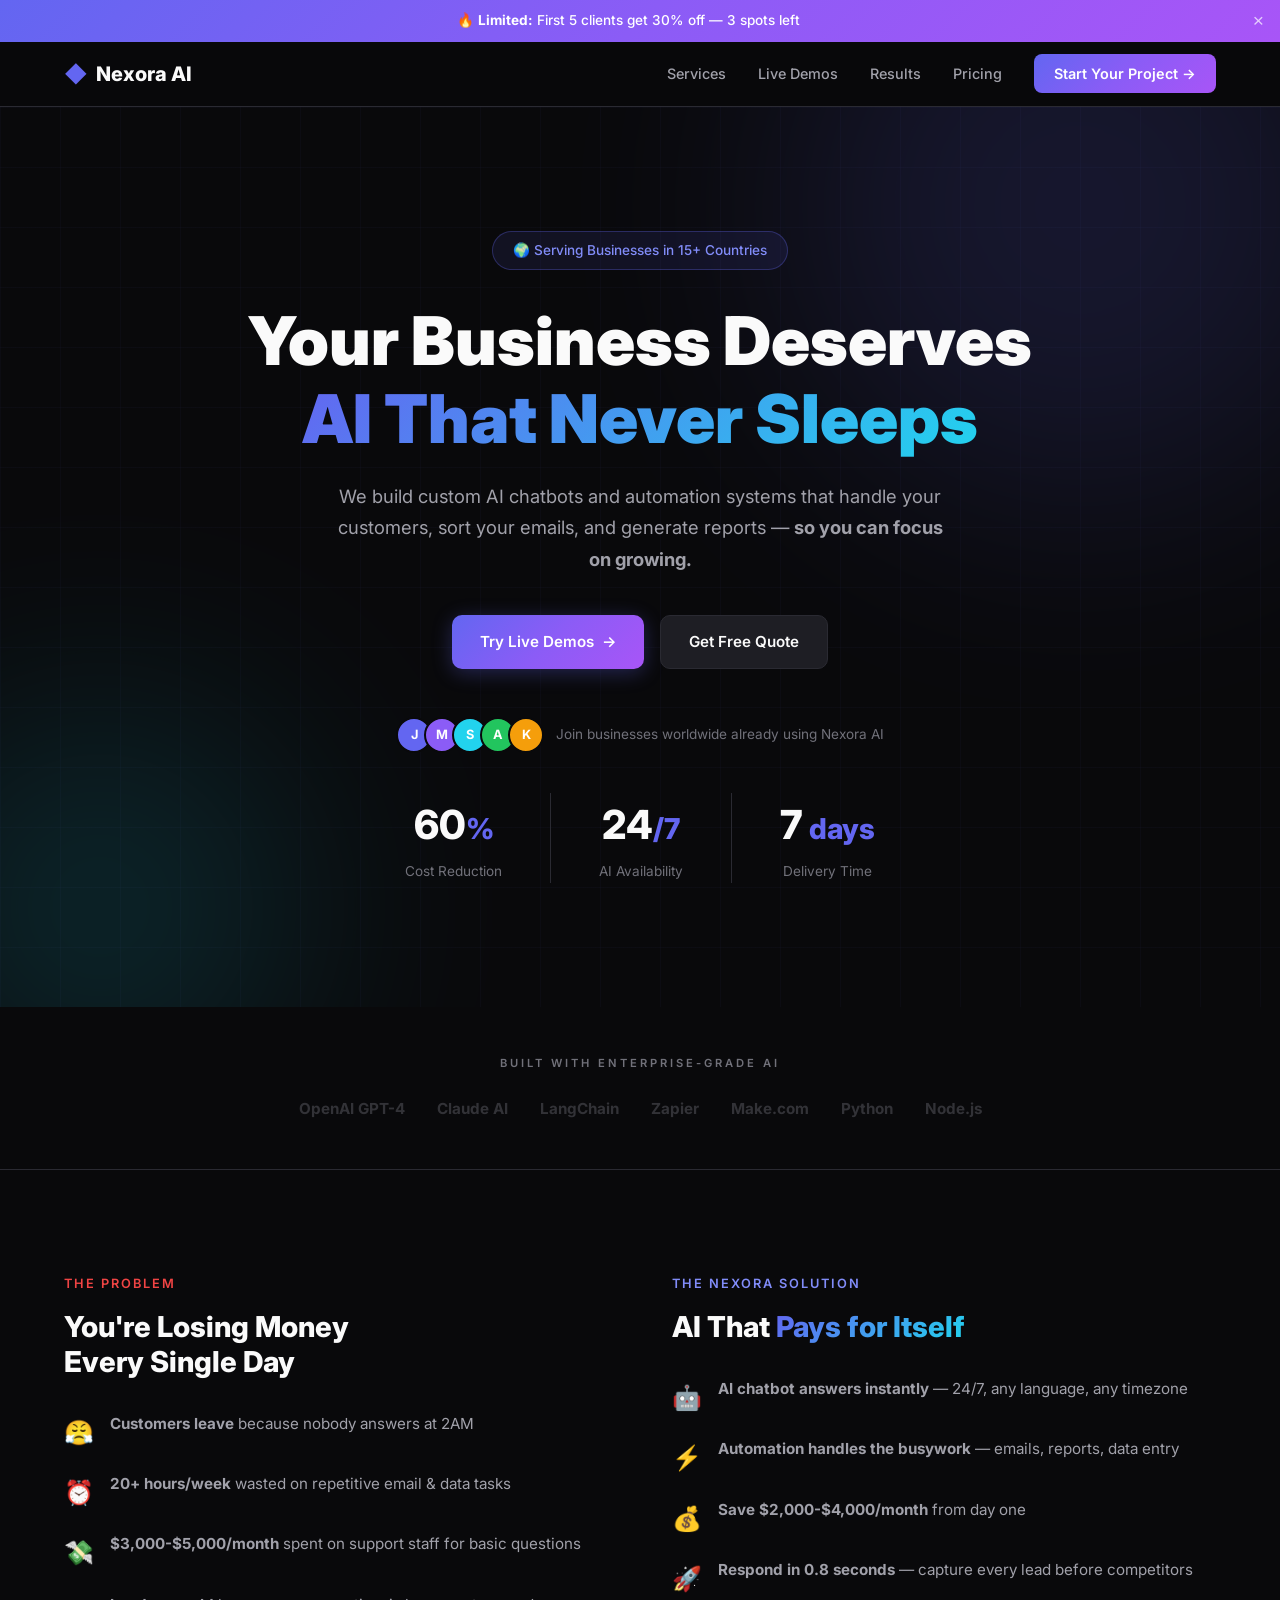
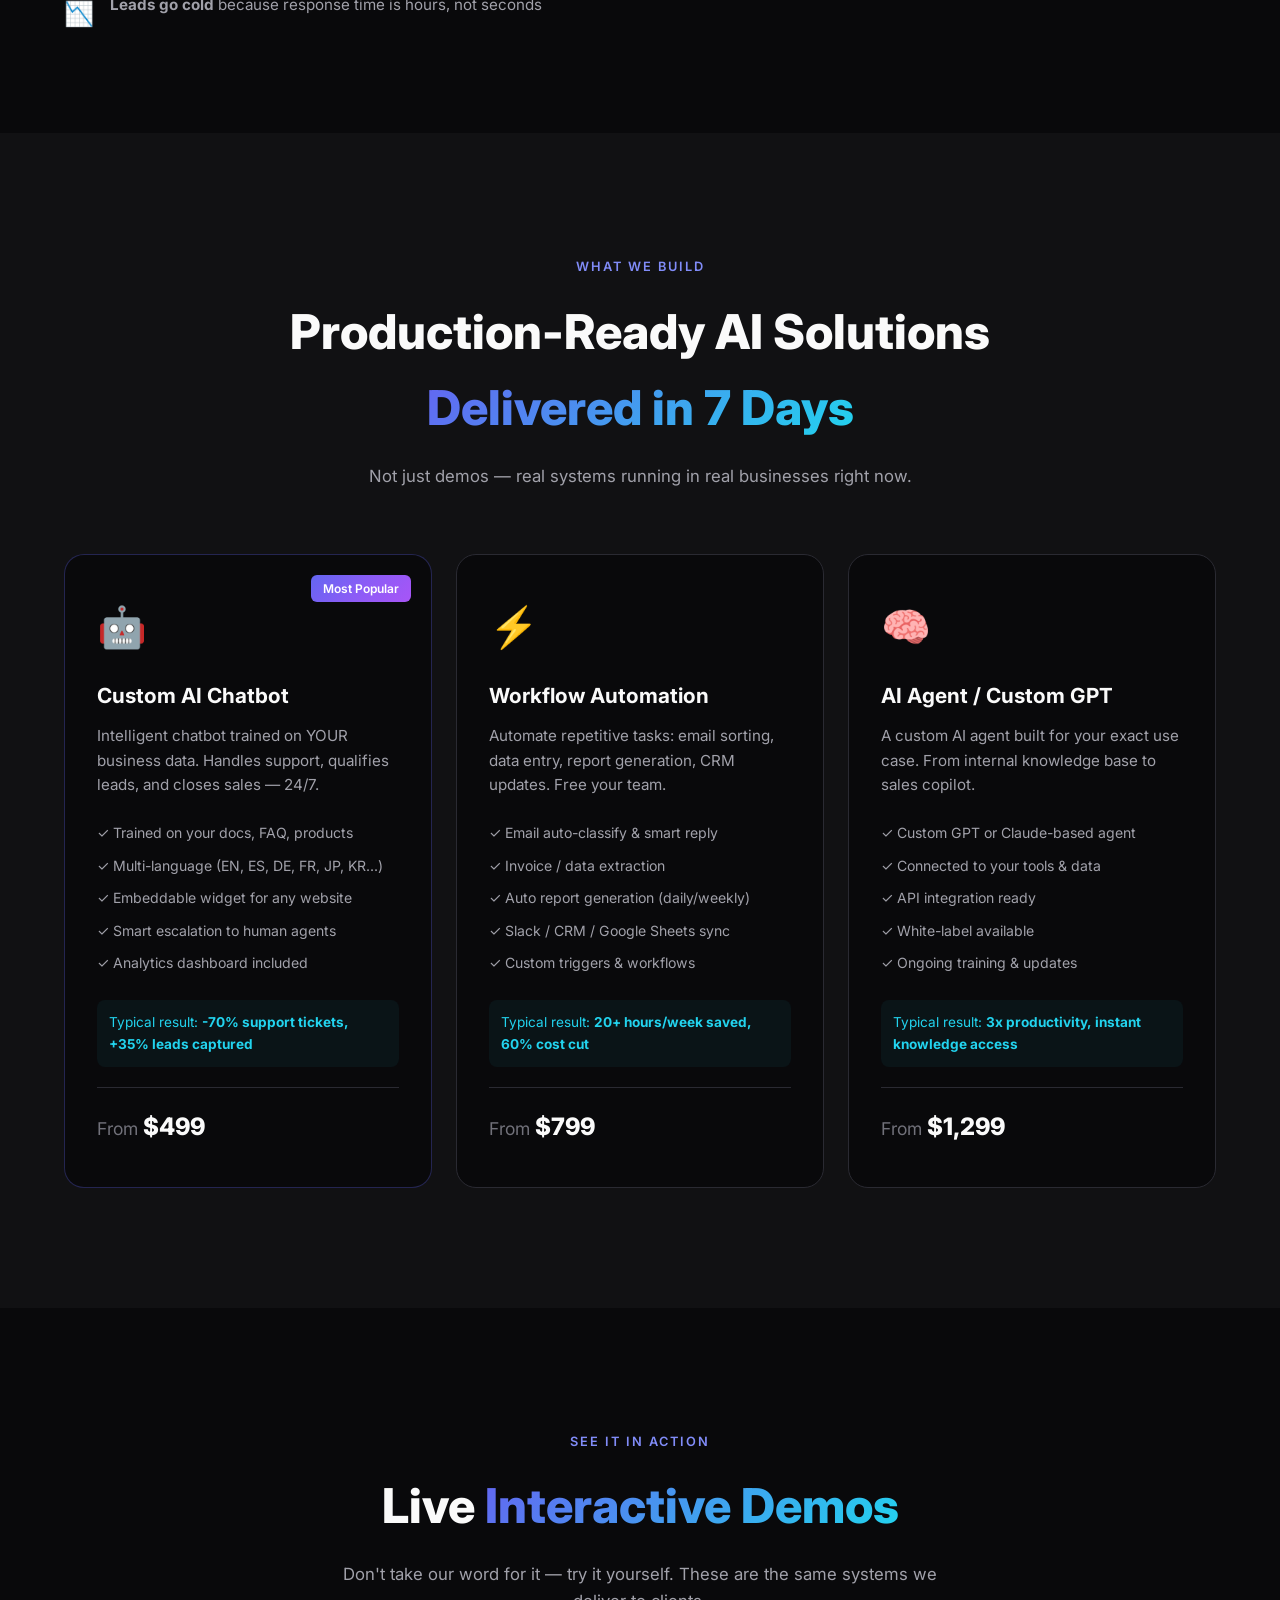
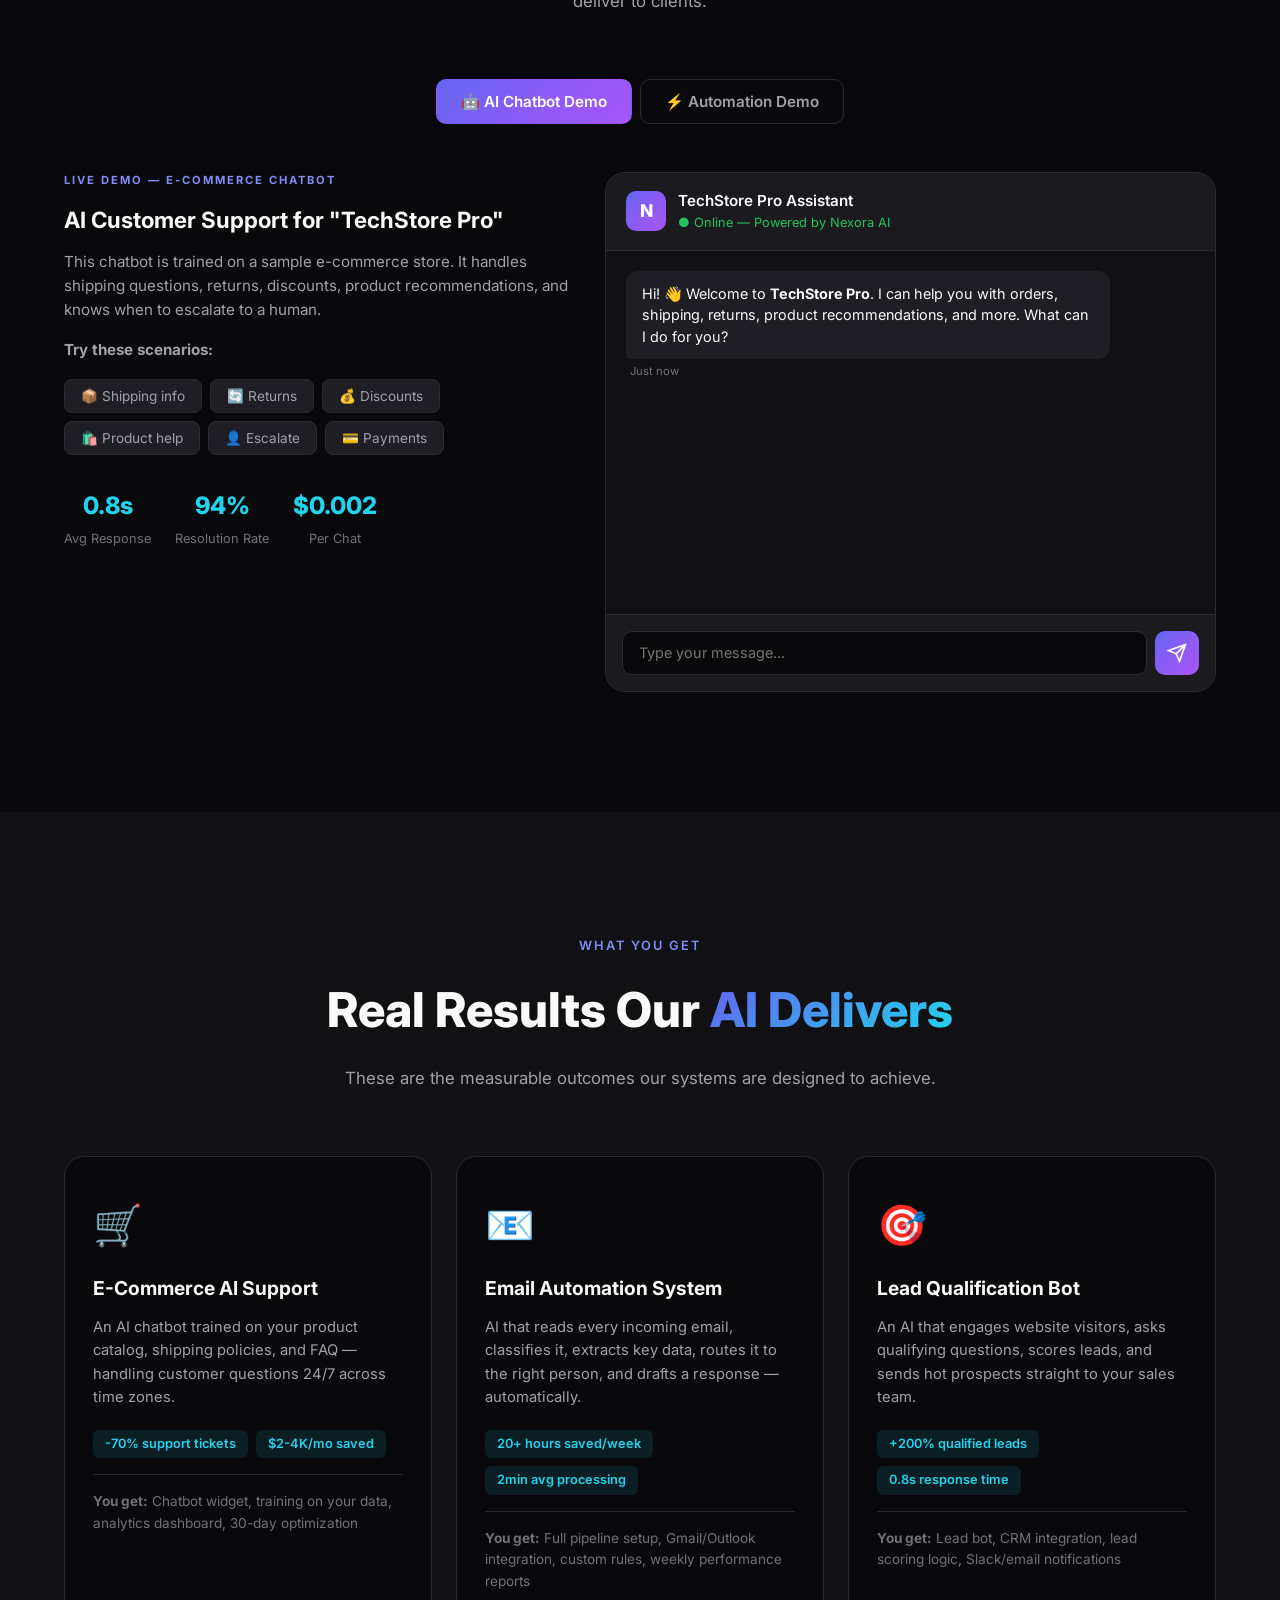
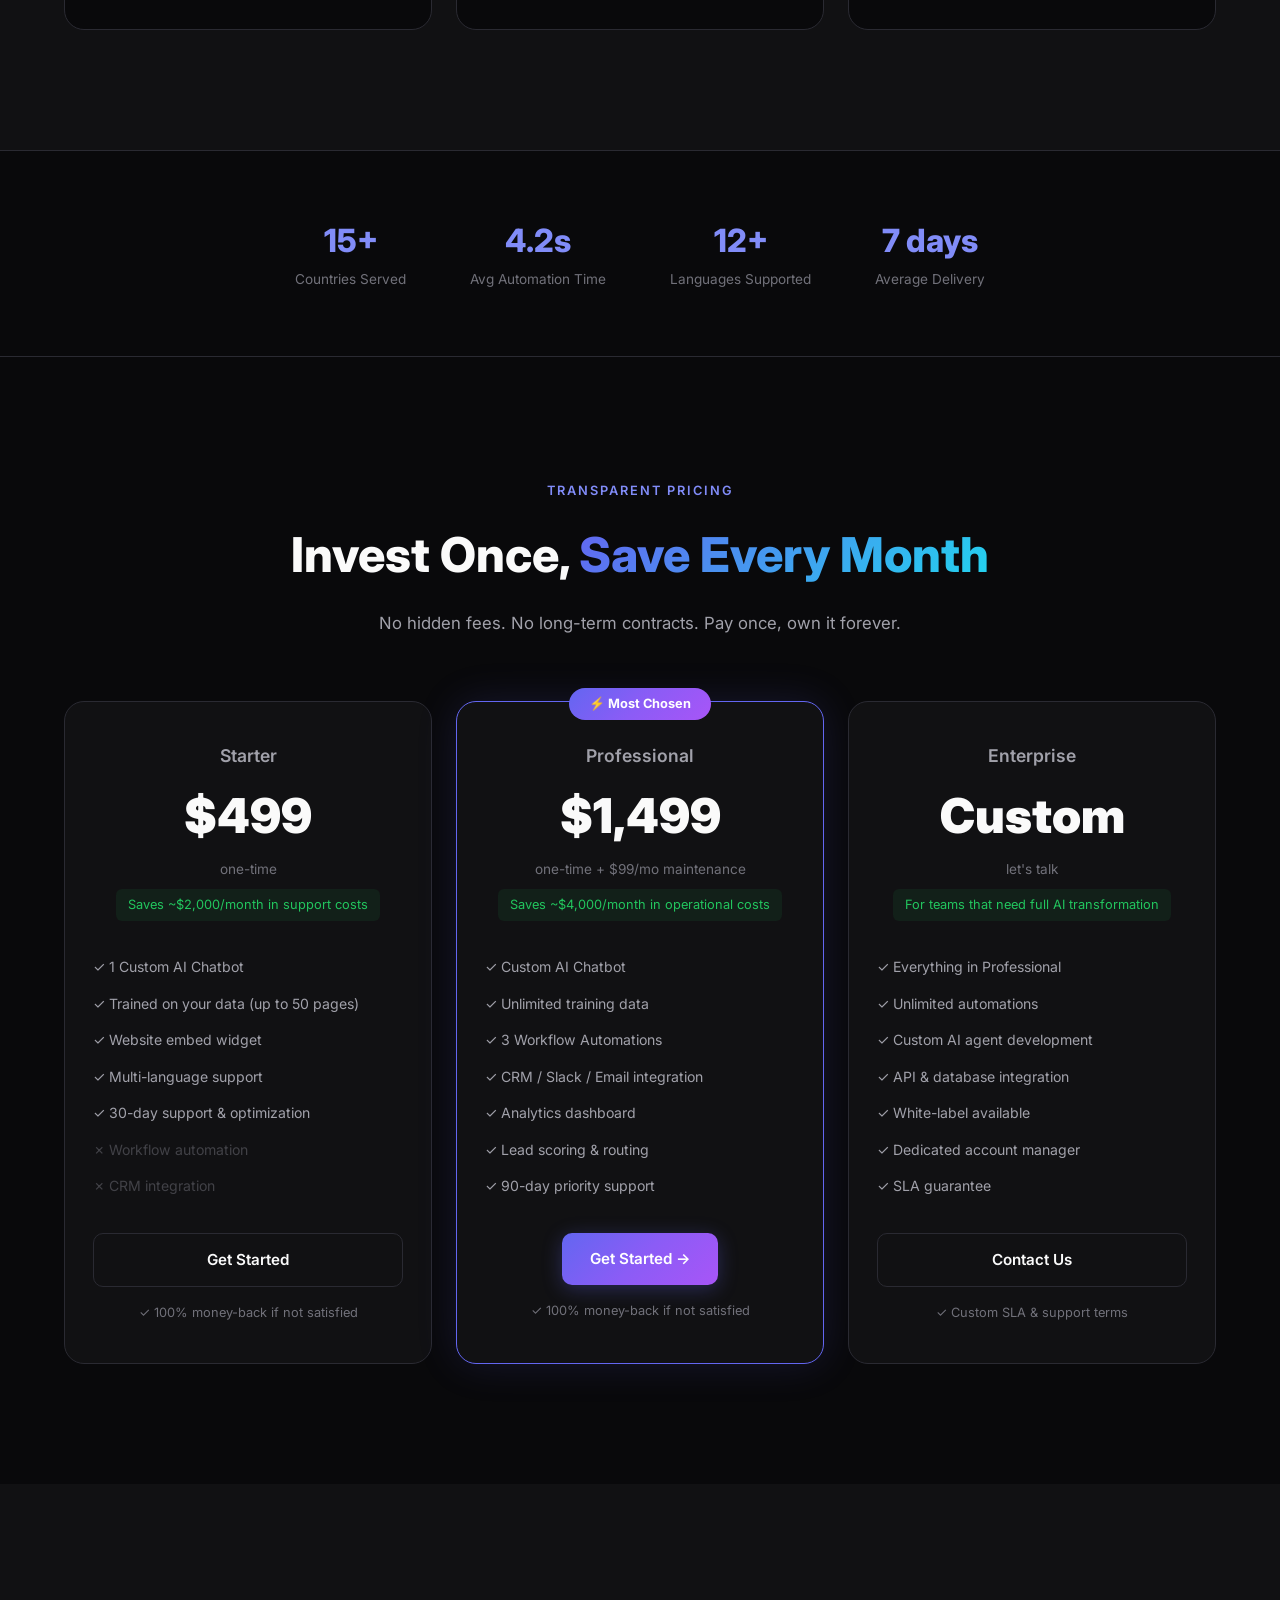
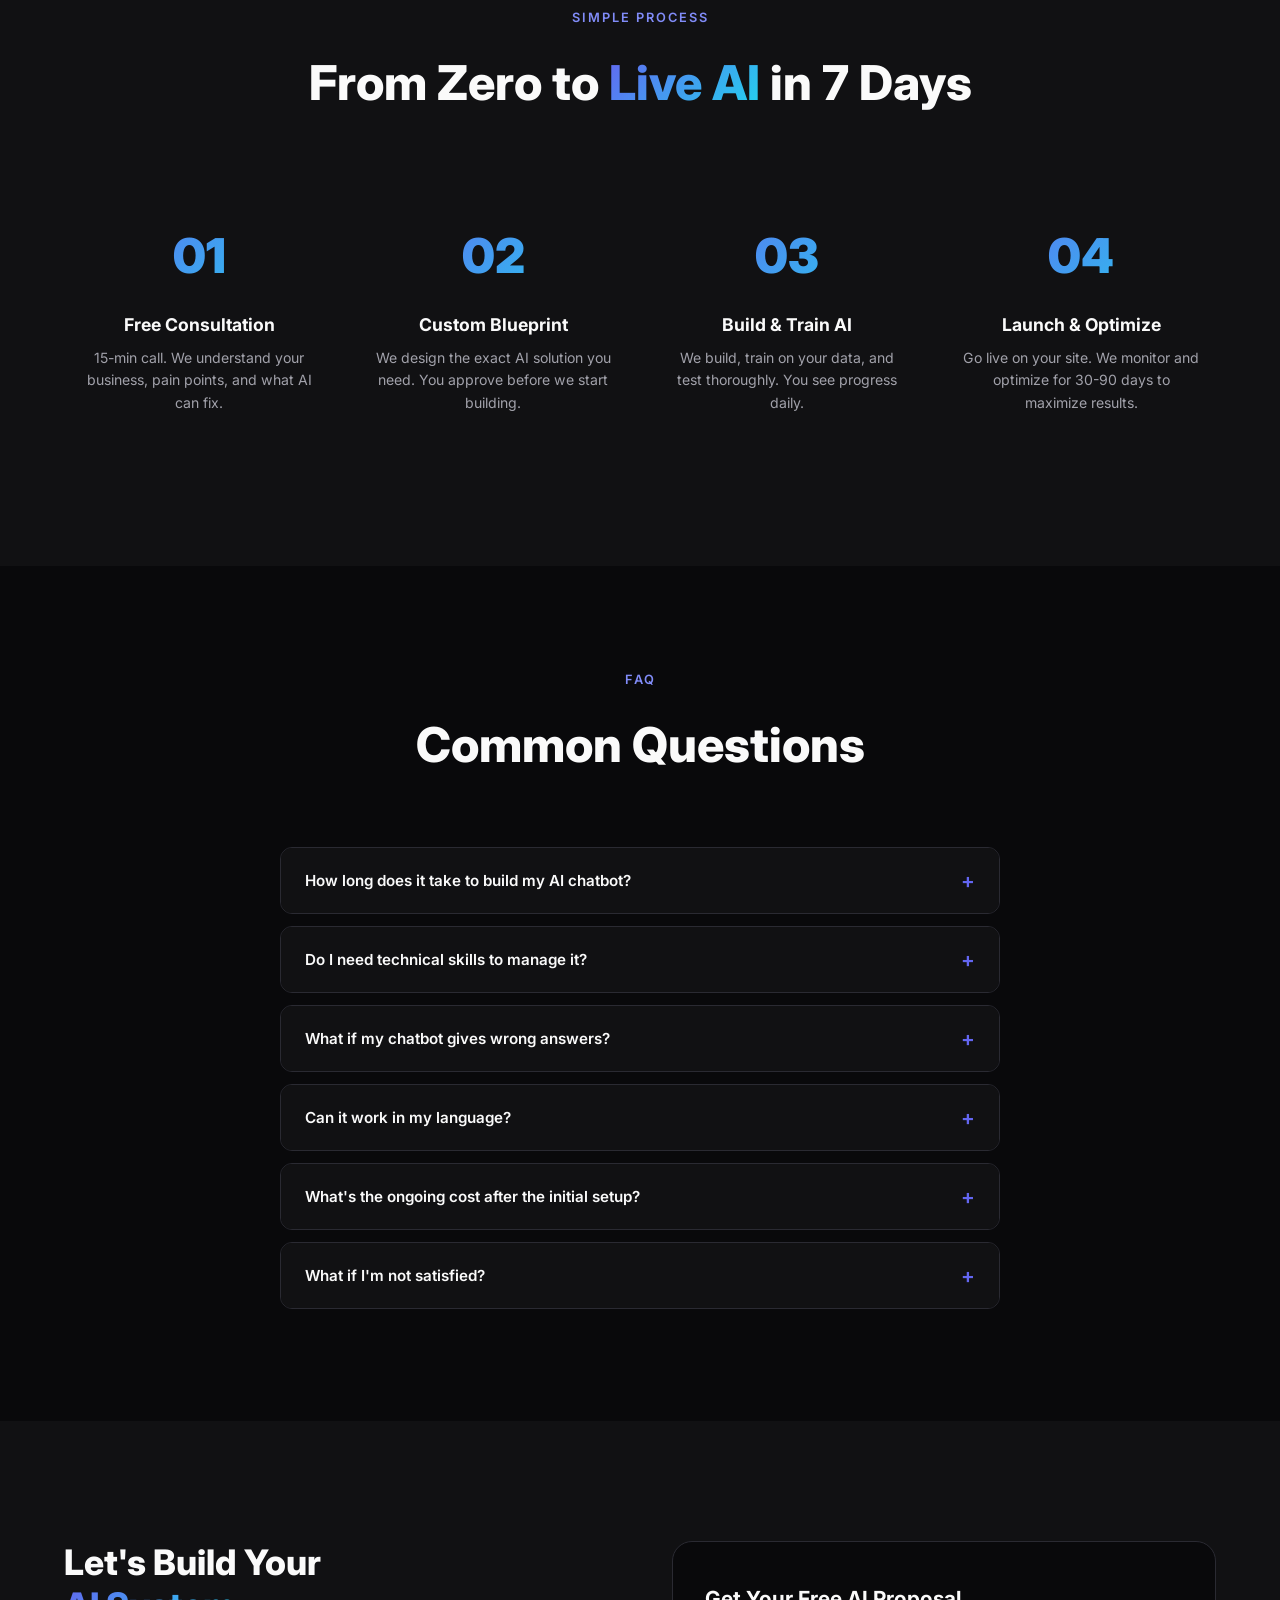
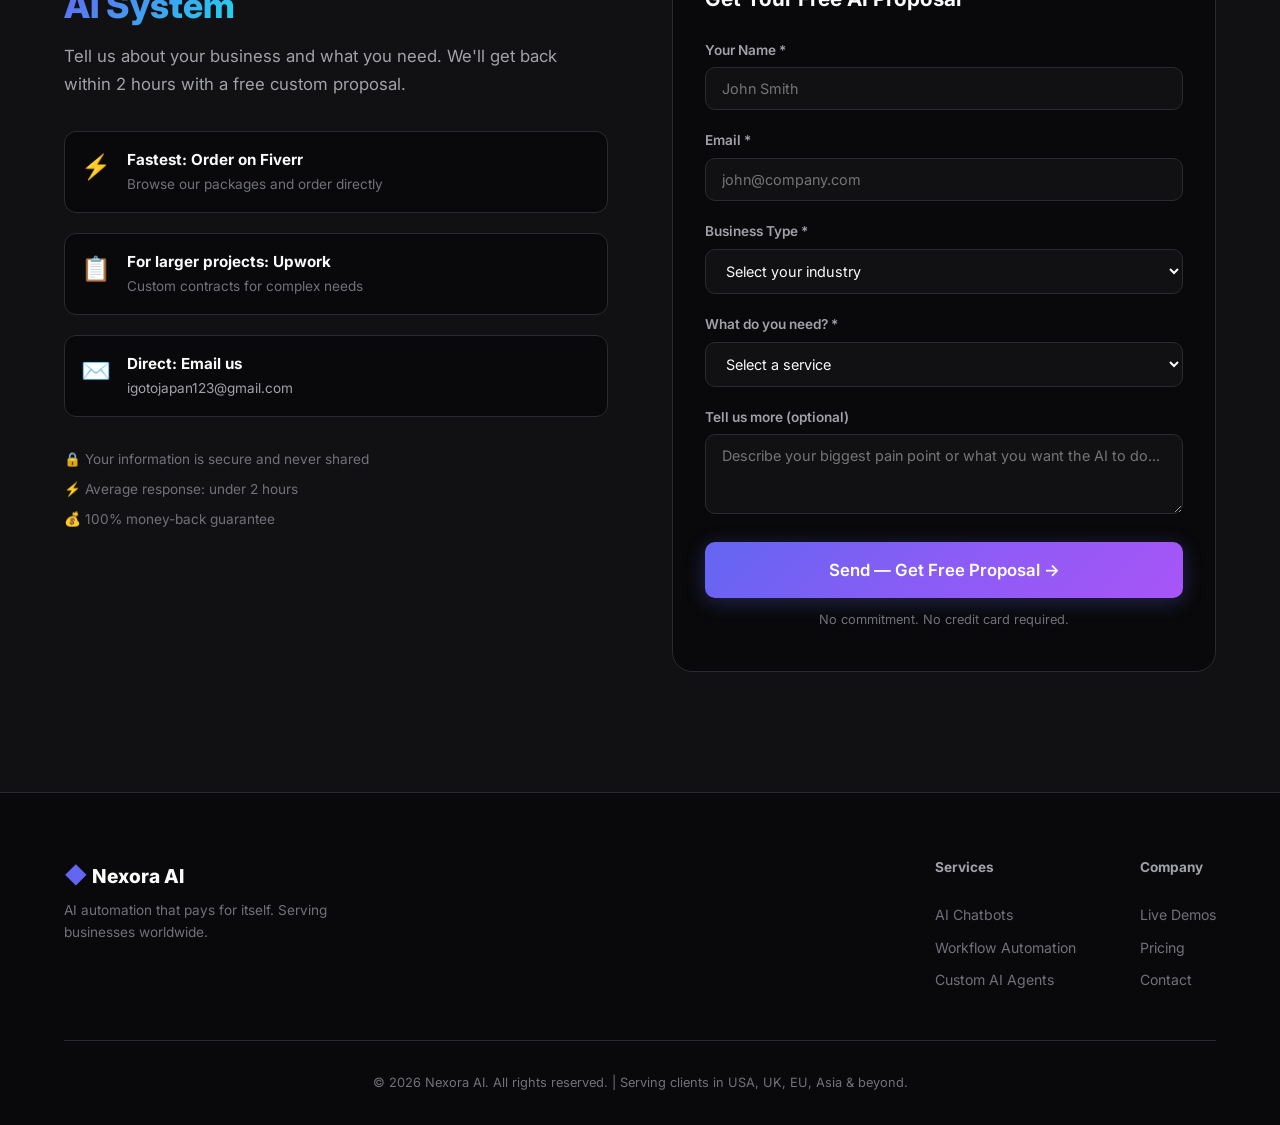
<file: index.html>
<!DOCTYPE html>
<html lang="en">
<head>
    <meta charset="UTF-8">
    <meta name="viewport" content="width=device-width, initial-scale=1.0">
    <title>Nexora AI — AI Chatbots & Workflow Automation for Your Business</title>
    <meta name="description" content="Custom AI chatbots and workflow automation that save 20+ hours/week. Trusted by businesses in 15+ countries. Live demos available.">
    <link rel="preconnect" href="https://fonts.googleapis.com">
    <link href="https://fonts.googleapis.com/css2?family=Inter:wght@300;400;500;600;700;800;900&display=swap" rel="stylesheet">
    <link rel="stylesheet" href="style.css">
    <!-- Open Graph -->
    <meta property="og:title" content="Nexora AI — AI That Works While You Sleep">
    <meta property="og:description" content="Custom AI chatbots & workflow automation. Live demos. Results in 7 days.">
    <meta property="og:type" content="website">
</head>
<body>
    <!-- Floating Top Banner -->
    <div class="top-banner" id="topBanner">
        <span>🔥 <strong>Limited:</strong> First 5 clients get 30% off — <span id="spotsLeft">3 spots left</span></span>
        <button class="banner-close" id="bannerClose">&times;</button>
    </div>

    <!-- Navigation -->
    <nav class="nav" id="nav">
        <div class="nav-container">
            <a href="#" class="nav-logo">
                <span class="logo-icon">◆</span> Nexora AI
            </a>
            <div class="nav-links" id="navLinks">
                <a href="#services">Services</a>
                <a href="#demos">Live Demos</a>
                <a href="#results">Results</a>
                <a href="#pricing">Pricing</a>
                <a href="#contact" class="nav-cta">Start Your Project →</a>
            </div>
            <button class="nav-toggle" id="navToggle">☰</button>
        </div>
    </nav>

    <!-- Hero Section -->
    <section class="hero">
        <div class="hero-bg">
            <div class="grid-overlay"></div>
            <div class="glow glow-1"></div>
            <div class="glow glow-2"></div>
        </div>
        <div class="hero-container">
            <div class="hero-badge">🌍 Serving Businesses in 15+ Countries</div>
            <h1 class="hero-title">
                Your Business Deserves<br>
                <span class="gradient-text">AI That Never Sleeps</span>
            </h1>
            <p class="hero-desc">
                We build custom AI chatbots and automation systems that handle
                your customers, sort your emails, and generate reports —
                <strong>so you can focus on growing.</strong>
            </p>
            <div class="hero-actions">
                <a href="#demos" class="btn btn-primary">
                    <span>Try Live Demos</span>
                    <span class="btn-arrow">→</span>
                </a>
                <a href="#contact" class="btn btn-secondary">Get Free Quote</a>
            </div>
            <div class="hero-trust">
                <div class="trust-avatars">
                    <div class="t-avatar" style="background:#6366f1">J</div>
                    <div class="t-avatar" style="background:#8b5cf6">M</div>
                    <div class="t-avatar" style="background:#22d3ee">S</div>
                    <div class="t-avatar" style="background:#22c55e">A</div>
                    <div class="t-avatar" style="background:#f59e0b">K</div>
                </div>
                <span class="hero-trust-text">Join businesses worldwide already using Nexora AI</span>
            </div>
            <div class="hero-stats">
                <div class="stat">
                    <span class="stat-num" data-target="60">0</span><span class="stat-suffix">%</span>
                    <span class="stat-label">Cost Reduction</span>
                </div>
                <div class="stat-divider"></div>
                <div class="stat">
                    <span class="stat-num" data-target="24">0</span><span class="stat-suffix">/7</span>
                    <span class="stat-label">AI Availability</span>
                </div>
                <div class="stat-divider"></div>
                <div class="stat">
                    <span class="stat-num" data-target="7">0</span><span class="stat-suffix"> days</span>
                    <span class="stat-label">Delivery Time</span>
                </div>
            </div>
        </div>
    </section>

    <!-- Tech Stack Bar -->
    <section class="trusted">
        <div class="container">
            <p class="trusted-label">BUILT WITH ENTERPRISE-GRADE AI</p>
            <div class="trusted-logos">
                <span>OpenAI GPT-4</span>
                <span>Claude AI</span>
                <span>LangChain</span>
                <span>Zapier</span>
                <span>Make.com</span>
                <span>Python</span>
                <span>Node.js</span>
            </div>
        </div>
    </section>

    <!-- Problem → Solution -->
    <section class="problem">
        <div class="container">
            <div class="problem-grid">
                <div class="problem-side">
                    <span class="section-tag" style="color:var(--danger)">THE PROBLEM</span>
                    <h2>You're Losing Money<br>Every Single Day</h2>
                    <ul class="problem-list">
                        <li>
                            <span class="problem-icon">😤</span>
                            <div>
                                <strong>Customers leave</strong> because nobody answers at 2AM
                            </div>
                        </li>
                        <li>
                            <span class="problem-icon">⏰</span>
                            <div>
                                <strong>20+ hours/week</strong> wasted on repetitive email & data tasks
                            </div>
                        </li>
                        <li>
                            <span class="problem-icon">💸</span>
                            <div>
                                <strong>$3,000-$5,000/month</strong> spent on support staff for basic questions
                            </div>
                        </li>
                        <li>
                            <span class="problem-icon">📉</span>
                            <div>
                                <strong>Leads go cold</strong> because response time is hours, not seconds
                            </div>
                        </li>
                    </ul>
                </div>
                <div class="solution-side">
                    <span class="section-tag">THE NEXORA SOLUTION</span>
                    <h2>AI That <span class="gradient-text">Pays for Itself</span></h2>
                    <ul class="solution-list">
                        <li>
                            <span class="solution-icon">🤖</span>
                            <div>
                                <strong>AI chatbot answers instantly</strong> — 24/7, any language, any timezone
                            </div>
                        </li>
                        <li>
                            <span class="solution-icon">⚡</span>
                            <div>
                                <strong>Automation handles the busywork</strong> — emails, reports, data entry
                            </div>
                        </li>
                        <li>
                            <span class="solution-icon">💰</span>
                            <div>
                                <strong>Save $2,000-$4,000/month</strong> from day one
                            </div>
                        </li>
                        <li>
                            <span class="solution-icon">🚀</span>
                            <div>
                                <strong>Respond in 0.8 seconds</strong> — capture every lead before competitors
                            </div>
                        </li>
                    </ul>
                </div>
            </div>
        </div>
    </section>

    <!-- Services -->
    <section class="services" id="services">
        <div class="container">
            <div class="section-header">
                <span class="section-tag">What We Build</span>
                <h2>Production-Ready AI Solutions<br><span class="gradient-text">Delivered in 7 Days</span></h2>
                <p>Not just demos — real systems running in real businesses right now.</p>
            </div>
            <div class="services-grid">
                <div class="service-card service-featured">
                    <div class="service-icon">🤖</div>
                    <div class="service-badge">Most Popular</div>
                    <h3>Custom AI Chatbot</h3>
                    <p>Intelligent chatbot trained on YOUR business data. Handles support, qualifies leads, and closes sales — 24/7.</p>
                    <ul class="service-features">
                        <li>✓ Trained on your docs, FAQ, products</li>
                        <li>✓ Multi-language (EN, ES, DE, FR, JP, KR...)</li>
                        <li>✓ Embeddable widget for any website</li>
                        <li>✓ Smart escalation to human agents</li>
                        <li>✓ Analytics dashboard included</li>
                    </ul>
                    <div class="service-result">Typical result: <strong>-70% support tickets, +35% leads captured</strong></div>
                    <div class="service-price">From <strong>$499</strong></div>
                </div>
                <div class="service-card">
                    <div class="service-icon">⚡</div>
                    <h3>Workflow Automation</h3>
                    <p>Automate repetitive tasks: email sorting, data entry, report generation, CRM updates. Free your team.</p>
                    <ul class="service-features">
                        <li>✓ Email auto-classify & smart reply</li>
                        <li>✓ Invoice / data extraction</li>
                        <li>✓ Auto report generation (daily/weekly)</li>
                        <li>✓ Slack / CRM / Google Sheets sync</li>
                        <li>✓ Custom triggers & workflows</li>
                    </ul>
                    <div class="service-result">Typical result: <strong>20+ hours/week saved, 60% cost cut</strong></div>
                    <div class="service-price">From <strong>$799</strong></div>
                </div>
                <div class="service-card">
                    <div class="service-icon">🧠</div>
                    <h3>AI Agent / Custom GPT</h3>
                    <p>A custom AI agent built for your exact use case. From internal knowledge base to sales copilot.</p>
                    <ul class="service-features">
                        <li>✓ Custom GPT or Claude-based agent</li>
                        <li>✓ Connected to your tools & data</li>
                        <li>✓ API integration ready</li>
                        <li>✓ White-label available</li>
                        <li>✓ Ongoing training & updates</li>
                    </ul>
                    <div class="service-result">Typical result: <strong>3x productivity, instant knowledge access</strong></div>
                    <div class="service-price">From <strong>$1,299</strong></div>
                </div>
            </div>
        </div>
    </section>

    <!-- Live Demos -->
    <section class="demos" id="demos">
        <div class="container">
            <div class="section-header">
                <span class="section-tag">See It In Action</span>
                <h2>Live <span class="gradient-text">Interactive Demos</span></h2>
                <p>Don't take our word for it — try it yourself. These are the same systems we deliver to clients.</p>
            </div>

            <div class="demo-tabs">
                <button class="demo-tab active" data-tab="chatbot">🤖 AI Chatbot Demo</button>
                <button class="demo-tab" data-tab="automation">⚡ Automation Demo</button>
            </div>

            <!-- Chatbot Demo -->
            <div class="demo-panel active" id="demo-chatbot">
                <div class="demo-layout">
                    <div class="demo-info">
                        <div class="demo-label">LIVE DEMO — E-COMMERCE CHATBOT</div>
                        <h3>AI Customer Support for "TechStore Pro"</h3>
                        <p>This chatbot is trained on a sample e-commerce store. It handles shipping questions, returns, discounts, product recommendations, and knows when to escalate to a human.</p>
                        <p><strong>Try these scenarios:</strong></p>
                        <div class="demo-suggestions">
                            <button class="suggestion" data-msg="What are your shipping options?">📦 Shipping info</button>
                            <button class="suggestion" data-msg="I want to return my order">🔄 Returns</button>
                            <button class="suggestion" data-msg="Do you have any discounts right now?">💰 Discounts</button>
                            <button class="suggestion" data-msg="I need help choosing a laptop">🛍️ Product help</button>
                            <button class="suggestion" data-msg="Can I speak to a human?">👤 Escalate</button>
                            <button class="suggestion" data-msg="What payment methods do you accept?">💳 Payments</button>
                        </div>
                        <div class="demo-metrics">
                            <div class="metric">
                                <span class="metric-val">0.8s</span>
                                <span class="metric-label">Avg Response</span>
                            </div>
                            <div class="metric">
                                <span class="metric-val">94%</span>
                                <span class="metric-label">Resolution Rate</span>
                            </div>
                            <div class="metric">
                                <span class="metric-val">$0.002</span>
                                <span class="metric-label">Per Chat</span>
                            </div>
                        </div>
                    </div>
                    <div class="chatbot-container">
                        <div class="chatbot-header">
                            <div class="chatbot-avatar">N</div>
                            <div>
                                <div class="chatbot-name">TechStore Pro Assistant</div>
                                <div class="chatbot-status">● Online — Powered by Nexora AI</div>
                            </div>
                        </div>
                        <div class="chatbot-messages" id="chatMessages">
                            <div class="chat-msg bot">
                                <div class="msg-bubble">
                                    Hi! 👋 Welcome to <strong>TechStore Pro</strong>.
                                    I can help you with orders, shipping, returns, product recommendations, and more.
                                    What can I do for you?
                                </div>
                                <div class="msg-time">Just now</div>
                            </div>
                        </div>
                        <div class="chatbot-input-area">
                            <input type="text" id="chatInput" placeholder="Type your message..." autocomplete="off">
                            <button id="chatSend" class="chat-send-btn">
                                <svg width="20" height="20" viewBox="0 0 24 24" fill="none" stroke="currentColor" stroke-width="2"><path d="M22 2L11 13"/><path d="M22 2L15 22L11 13L2 9L22 2Z"/></svg>
                            </button>
                        </div>
                    </div>
                </div>
            </div>

            <!-- Automation Demo -->
            <div class="demo-panel" id="demo-automation">
                <div class="demo-layout">
                    <div class="demo-info">
                        <div class="demo-label">LIVE DEMO — EMAIL AUTOMATION</div>
                        <h3>AI Email Processing Pipeline</h3>
                        <p>Watch our AI process incoming emails in real-time: classify intent, extract key data, route to the right person, and draft a professional response — all in under 5 seconds.</p>
                        <p><strong>Click an email type:</strong></p>
                        <div class="demo-suggestions">
                            <button class="auto-trigger" data-type="support">📧 Customer Support</button>
                            <button class="auto-trigger" data-type="invoice">🧾 Invoice</button>
                            <button class="auto-trigger" data-type="lead">🎯 Sales Lead</button>
                            <button class="auto-trigger" data-type="complaint">😤 Angry Customer</button>
                        </div>
                        <div class="demo-metrics">
                            <div class="metric">
                                <span class="metric-val">4.2s</span>
                                <span class="metric-label">Processing</span>
                            </div>
                            <div class="metric">
                                <span class="metric-val">20h</span>
                                <span class="metric-label">Saved / Week</span>
                            </div>
                            <div class="metric">
                                <span class="metric-val">99.2%</span>
                                <span class="metric-label">Accuracy</span>
                            </div>
                        </div>
                    </div>
                    <div class="automation-container">
                        <div class="auto-header">
                            <span>⚡ Nexora Automation Pipeline</span>
                            <span class="auto-status" id="autoStatus">Ready</span>
                        </div>
                        <div class="pipeline" id="pipeline">
                            <div class="pipeline-step" id="step-receive">
                                <div class="step-icon">📨</div>
                                <div class="step-info">
                                    <div class="step-title">Receive Email</div>
                                    <div class="step-desc">Incoming email detected</div>
                                </div>
                                <div class="step-status">●</div>
                            </div>
                            <div class="pipeline-connector"></div>
                            <div class="pipeline-step" id="step-classify">
                                <div class="step-icon">🧠</div>
                                <div class="step-info">
                                    <div class="step-title">AI Classification</div>
                                    <div class="step-desc">Analyzing intent & priority</div>
                                </div>
                                <div class="step-status">●</div>
                            </div>
                            <div class="pipeline-connector"></div>
                            <div class="pipeline-step" id="step-extract">
                                <div class="step-icon">🔍</div>
                                <div class="step-info">
                                    <div class="step-title">Data Extraction</div>
                                    <div class="step-desc">Pulling key information</div>
                                </div>
                                <div class="step-status">●</div>
                            </div>
                            <div class="pipeline-connector"></div>
                            <div class="pipeline-step" id="step-route">
                                <div class="step-icon">🔀</div>
                                <div class="step-info">
                                    <div class="step-title">Smart Routing</div>
                                    <div class="step-desc">Assigning to right team</div>
                                </div>
                                <div class="step-status">●</div>
                            </div>
                            <div class="pipeline-connector"></div>
                            <div class="pipeline-step" id="step-respond">
                                <div class="step-icon">✉️</div>
                                <div class="step-info">
                                    <div class="step-title">Auto Response</div>
                                    <div class="step-desc">Draft & send reply</div>
                                </div>
                                <div class="step-status">●</div>
                            </div>
                        </div>
                        <div class="auto-output" id="autoOutput">
                            <div class="auto-placeholder">
                                ← Click an email type to watch the AI pipeline in action
                            </div>
                        </div>
                    </div>
                </div>
            </div>
        </div>
    </section>

    <!-- What We Deliver (replaces fake reviews) -->
    <section class="results" id="results">
        <div class="container">
            <div class="section-header">
                <span class="section-tag">What You Get</span>
                <h2>Real Results Our <span class="gradient-text">AI Delivers</span></h2>
                <p>These are the measurable outcomes our systems are designed to achieve.</p>
            </div>
            <div class="results-grid">
                <div class="result-card">
                    <div class="result-icon-big">🛒</div>
                    <h3>E-Commerce AI Support</h3>
                    <p>An AI chatbot trained on your product catalog, shipping policies, and FAQ — handling customer questions 24/7 across time zones.</p>
                    <div class="result-stats">
                        <span class="result-highlight">-70% support tickets</span>
                        <span class="result-highlight">$2-4K/mo saved</span>
                    </div>
                    <div class="result-deliverables">
                        <strong>You get:</strong> Chatbot widget, training on your data, analytics dashboard, 30-day optimization
                    </div>
                </div>
                <div class="result-card">
                    <div class="result-icon-big">📧</div>
                    <h3>Email Automation System</h3>
                    <p>AI that reads every incoming email, classifies it, extracts key data, routes it to the right person, and drafts a response — automatically.</p>
                    <div class="result-stats">
                        <span class="result-highlight">20+ hours saved/week</span>
                        <span class="result-highlight">2min avg processing</span>
                    </div>
                    <div class="result-deliverables">
                        <strong>You get:</strong> Full pipeline setup, Gmail/Outlook integration, custom rules, weekly performance reports
                    </div>
                </div>
                <div class="result-card">
                    <div class="result-icon-big">🎯</div>
                    <h3>Lead Qualification Bot</h3>
                    <p>An AI that engages website visitors, asks qualifying questions, scores leads, and sends hot prospects straight to your sales team.</p>
                    <div class="result-stats">
                        <span class="result-highlight">+200% qualified leads</span>
                        <span class="result-highlight">0.8s response time</span>
                    </div>
                    <div class="result-deliverables">
                        <strong>You get:</strong> Lead bot, CRM integration, lead scoring logic, Slack/email notifications
                    </div>
                </div>
            </div>
        </div>
    </section>

    <!-- Social Proof Bar -->
    <section class="proof-bar">
        <div class="container">
            <div class="proof-items">
                <div class="proof-item">
                    <span class="proof-num">15+</span>
                    <span class="proof-label">Countries Served</span>
                </div>
                <div class="proof-item">
                    <span class="proof-num">4.2s</span>
                    <span class="proof-label">Avg Automation Time</span>
                </div>
                <div class="proof-item">
                    <span class="proof-num">12+</span>
                    <span class="proof-label">Languages Supported</span>
                </div>
                <div class="proof-item">
                    <span class="proof-num">7 days</span>
                    <span class="proof-label">Average Delivery</span>
                </div>
            </div>
        </div>
    </section>

    <!-- Pricing -->
    <section class="pricing" id="pricing">
        <div class="container">
            <div class="section-header">
                <span class="section-tag">Transparent Pricing</span>
                <h2>Invest Once, <span class="gradient-text">Save Every Month</span></h2>
                <p>No hidden fees. No long-term contracts. Pay once, own it forever.</p>
            </div>
            <div class="pricing-grid">
                <div class="price-card">
                    <div class="price-name">Starter</div>
                    <div class="price-amount">$499</div>
                    <div class="price-period">one-time</div>
                    <div class="price-save">Saves ~$2,000/month in support costs</div>
                    <ul class="price-features">
                        <li>✓ 1 Custom AI Chatbot</li>
                        <li>✓ Trained on your data (up to 50 pages)</li>
                        <li>✓ Website embed widget</li>
                        <li>✓ Multi-language support</li>
                        <li>✓ 30-day support & optimization</li>
                        <li class="muted">✗ Workflow automation</li>
                        <li class="muted">✗ CRM integration</li>
                    </ul>
                    <a href="#contact" class="btn btn-outline">Get Started</a>
                    <div class="price-guarantee">✓ 100% money-back if not satisfied</div>
                </div>
                <div class="price-card price-featured">
                    <div class="price-popular">⚡ Most Chosen</div>
                    <div class="price-name">Professional</div>
                    <div class="price-amount">$1,499</div>
                    <div class="price-period">one-time + $99/mo maintenance</div>
                    <div class="price-save">Saves ~$4,000/month in operational costs</div>
                    <ul class="price-features">
                        <li>✓ Custom AI Chatbot</li>
                        <li>✓ Unlimited training data</li>
                        <li>✓ 3 Workflow Automations</li>
                        <li>✓ CRM / Slack / Email integration</li>
                        <li>✓ Analytics dashboard</li>
                        <li>✓ Lead scoring & routing</li>
                        <li>✓ 90-day priority support</li>
                    </ul>
                    <a href="#contact" class="btn btn-primary">Get Started →</a>
                    <div class="price-guarantee">✓ 100% money-back if not satisfied</div>
                </div>
                <div class="price-card">
                    <div class="price-name">Enterprise</div>
                    <div class="price-amount">Custom</div>
                    <div class="price-period">let's talk</div>
                    <div class="price-save">For teams that need full AI transformation</div>
                    <ul class="price-features">
                        <li>✓ Everything in Professional</li>
                        <li>✓ Unlimited automations</li>
                        <li>✓ Custom AI agent development</li>
                        <li>✓ API & database integration</li>
                        <li>✓ White-label available</li>
                        <li>✓ Dedicated account manager</li>
                        <li>✓ SLA guarantee</li>
                    </ul>
                    <a href="#contact" class="btn btn-outline">Contact Us</a>
                    <div class="price-guarantee">✓ Custom SLA & support terms</div>
                </div>
            </div>
        </div>
    </section>

    <!-- How It Works -->
    <section class="process">
        <div class="container">
            <div class="section-header">
                <span class="section-tag">Simple Process</span>
                <h2>From Zero to <span class="gradient-text">Live AI</span> in 7 Days</h2>
            </div>
            <div class="process-steps">
                <div class="process-step">
                    <div class="process-num">01</div>
                    <h3>Free Consultation</h3>
                    <p>15-min call. We understand your business, pain points, and what AI can fix.</p>
                </div>
                <div class="process-step">
                    <div class="process-num">02</div>
                    <h3>Custom Blueprint</h3>
                    <p>We design the exact AI solution you need. You approve before we start building.</p>
                </div>
                <div class="process-step">
                    <div class="process-num">03</div>
                    <h3>Build & Train AI</h3>
                    <p>We build, train on your data, and test thoroughly. You see progress daily.</p>
                </div>
                <div class="process-step">
                    <div class="process-num">04</div>
                    <h3>Launch & Optimize</h3>
                    <p>Go live on your site. We monitor and optimize for 30-90 days to maximize results.</p>
                </div>
            </div>
        </div>
    </section>

    <!-- FAQ -->
    <section class="faq">
        <div class="container">
            <div class="section-header">
                <span class="section-tag">FAQ</span>
                <h2>Common Questions</h2>
            </div>
            <div class="faq-list">
                <div class="faq-item">
                    <button class="faq-q">How long does it take to build my AI chatbot?<span class="faq-arrow">+</span></button>
                    <div class="faq-a">Most chatbots are delivered within 5-7 business days. Complex projects with multiple integrations may take 10-14 days. You'll see progress updates throughout.</div>
                </div>
                <div class="faq-item">
                    <button class="faq-q">Do I need technical skills to manage it?<span class="faq-arrow">+</span></button>
                    <div class="faq-a">Not at all. We handle all the technical setup. You get a simple dashboard to view conversations and analytics. If you need changes, we're one message away.</div>
                </div>
                <div class="faq-item">
                    <button class="faq-q">What if my chatbot gives wrong answers?<span class="faq-arrow">+</span></button>
                    <div class="faq-a">We train the AI specifically on YOUR data and test extensively before launch. Plus, we include a 30-90 day optimization period where we fine-tune responses based on real conversations. There's also a built-in escalation to human agents for complex queries.</div>
                </div>
                <div class="faq-item">
                    <button class="faq-q">Can it work in my language?<span class="faq-arrow">+</span></button>
                    <div class="faq-a">Yes! Our AI supports 12+ languages including English, Spanish, German, French, Japanese, Korean, Chinese, Portuguese, and more. It can even switch languages mid-conversation.</div>
                </div>
                <div class="faq-item">
                    <button class="faq-q">What's the ongoing cost after the initial setup?<span class="faq-arrow">+</span></button>
                    <div class="faq-a">Starter plan has no ongoing fees — you own it. Professional plan includes optional $99/month maintenance for updates, monitoring, and priority support. AI API costs (OpenAI/Claude) are typically $5-50/month depending on usage volume.</div>
                </div>
                <div class="faq-item">
                    <button class="faq-q">What if I'm not satisfied?<span class="faq-arrow">+</span></button>
                    <div class="faq-a">We offer a 100% money-back guarantee. If the delivered AI doesn't meet the agreed specifications, you get a full refund. On Fiverr and Upwork, you're also protected by their built-in dispute resolution.</div>
                </div>
            </div>
        </div>
    </section>

    <!-- Contact Form -->
    <section class="cta" id="contact">
        <div class="container">
            <div class="cta-layout">
                <div class="cta-info">
                    <h2>Let's Build Your<br><span class="gradient-text">AI System</span></h2>
                    <p>Tell us about your business and what you need. We'll get back within 2 hours with a free custom proposal.</p>
                    <div class="cta-channels">
                        <a href="https://www.fiverr.com" target="_blank" rel="noopener" class="channel" id="fiverrLink">
                            <span class="channel-icon">⚡</span>
                            <div>
                                <strong>Fastest: Order on Fiverr</strong>
                                <p>Browse our packages and order directly</p>
                            </div>
                        </a>
                        <a href="https://www.upwork.com" target="_blank" rel="noopener" class="channel" id="upworkLink">
                            <span class="channel-icon">📋</span>
                            <div>
                                <strong>For larger projects: Upwork</strong>
                                <p>Custom contracts for complex needs</p>
                            </div>
                        </a>
                        <div class="channel">
                            <span class="channel-icon">✉️</span>
                            <div>
                                <strong>Direct: Email us</strong>
                                <p><a href="mailto:igotojapan123@gmail.com" style="color:var(--text-2);text-decoration:none">igotojapan123@gmail.com</a></p>
                            </div>
                        </div>
                    </div>
                    <div class="cta-guarantee">
                        <p>🔒 Your information is secure and never shared</p>
                        <p>⚡ Average response: under 2 hours</p>
                        <p>💰 100% money-back guarantee</p>
                    </div>
                </div>
                <div class="cta-form-container">
                    <form class="contact-form" id="contactForm" action="https://api.web3forms.com/submit" method="POST">
                        <!-- Web3Forms config -->
                        <input type="hidden" name="access_key" value="2cf59a72-d795-4040-ba32-66851a96e83c">
                        <input type="hidden" name="subject" value="[Nexora AI] New Project Inquiry!">
                        <input type="hidden" name="from_name" value="Nexora AI Website">
                        <input type="checkbox" name="botcheck" style="display:none">
                        <input type="hidden" name="redirect" value="https://igotojapan123-web.github.io/nexora-ai/thanks.html">
                        <h3>Get Your Free AI Proposal</h3>
                        <div class="form-group">
                            <label>Your Name *</label>
                            <input type="text" name="name" required placeholder="John Smith">
                        </div>
                        <div class="form-group">
                            <label>Email *</label>
                            <input type="email" name="email" required placeholder="john@company.com">
                        </div>
                        <div class="form-group">
                            <label>Business Type *</label>
                            <select name="business" required>
                                <option value="">Select your industry</option>
                                <option>E-Commerce / Retail</option>
                                <option>SaaS / Technology</option>
                                <option>Agency / Consulting</option>
                                <option>Healthcare</option>
                                <option>Real Estate</option>
                                <option>Finance / Insurance</option>
                                <option>Education</option>
                                <option>Restaurant / Hospitality</option>
                                <option>Other</option>
                            </select>
                        </div>
                        <div class="form-group">
                            <label>What do you need? *</label>
                            <select name="service" required>
                                <option value="">Select a service</option>
                                <option>AI Chatbot</option>
                                <option>Workflow Automation</option>
                                <option>Custom AI Agent / GPT</option>
                                <option>Full AI Package</option>
                                <option>Not sure — need consultation</option>
                            </select>
                        </div>
                        <div class="form-group">
                            <label>Tell us more (optional)</label>
                            <textarea name="message" rows="3" placeholder="Describe your biggest pain point or what you want the AI to do..."></textarea>
                        </div>
                        <button type="submit" class="btn btn-primary btn-lg" style="width:100%;justify-content:center">
                            Send — Get Free Proposal →
                        </button>
                        <p class="form-note">No commitment. No credit card required.</p>
                    </form>
                    <div class="form-success" id="formSuccess" style="display:none">
                        <div class="success-icon">✅</div>
                        <h3>Message Sent!</h3>
                        <p>We'll review your request and send a custom proposal within 2 hours. Check your email!</p>
                    </div>
                </div>
            </div>
        </div>
    </section>

    <!-- Footer -->
    <footer class="footer">
        <div class="container">
            <div class="footer-content">
                <div class="footer-brand">
                    <span class="logo-icon">◆</span> Nexora AI
                    <p>AI automation that pays for itself. Serving businesses worldwide.</p>
                </div>
                <div class="footer-cols">
                    <div>
                        <h4>Services</h4>
                        <a href="#services">AI Chatbots</a>
                        <a href="#services">Workflow Automation</a>
                        <a href="#services">Custom AI Agents</a>
                    </div>
                    <div>
                        <h4>Company</h4>
                        <a href="#demos">Live Demos</a>
                        <a href="#pricing">Pricing</a>
                        <a href="#contact">Contact</a>
                    </div>
                </div>
            </div>
            <div class="footer-bottom">
                <p>© 2026 Nexora AI. All rights reserved. | Serving clients in USA, UK, EU, Asia & beyond.</p>
            </div>
        </div>
    </footer>

    <script src="app.js"></script>
</body>
</html>
</file>
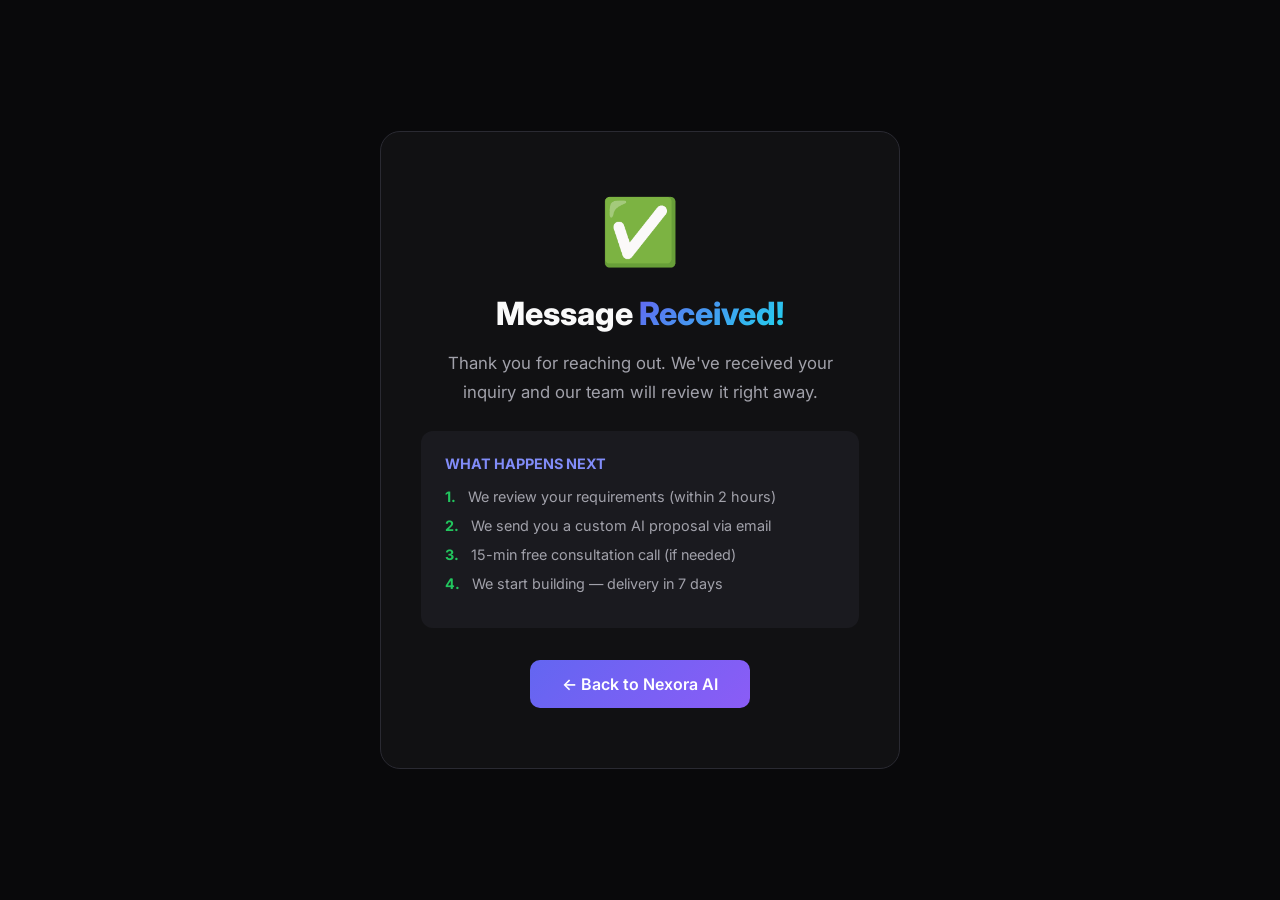
<file: thanks.html>
<!DOCTYPE html>
<html lang="en">
<head>
    <meta charset="UTF-8">
    <meta name="viewport" content="width=device-width, initial-scale=1.0">
    <title>Thank You — Nexora AI</title>
    <link href="https://fonts.googleapis.com/css2?family=Inter:wght@400;600;700;800&display=swap" rel="stylesheet">
    <style>
        * { margin: 0; padding: 0; box-sizing: border-box; }
        body {
            font-family: 'Inter', sans-serif;
            background: #09090b; color: #fafafa;
            min-height: 100vh; display: flex; align-items: center; justify-content: center;
            text-align: center; padding: 24px;
        }
        .card {
            max-width: 520px; padding: 60px 40px;
            background: #111113; border: 1px solid #2a2a32;
            border-radius: 20px;
        }
        .icon { font-size: 4rem; margin-bottom: 24px; }
        h1 { font-size: 2rem; font-weight: 800; margin-bottom: 16px; }
        .gradient {
            background: linear-gradient(135deg, #6366f1, #22d3ee);
            -webkit-background-clip: text; -webkit-text-fill-color: transparent;
        }
        p { color: #a1a1aa; font-size: 1.05rem; line-height: 1.7; margin-bottom: 24px; }
        .timeline {
            background: #1a1a1f; border-radius: 12px; padding: 24px;
            text-align: left; margin-bottom: 32px;
        }
        .timeline h3 { font-size: 0.9rem; color: #818cf8; margin-bottom: 16px; font-weight: 700; }
        .step { display: flex; gap: 12px; margin-bottom: 12px; font-size: 0.9rem; color: #a1a1aa; }
        .step-dot { color: #22c55e; font-weight: 700; flex-shrink: 0; }
        .btn {
            display: inline-block; padding: 14px 32px; border-radius: 10px;
            background: linear-gradient(135deg, #6366f1, #8b5cf6);
            color: white; text-decoration: none; font-weight: 600;
            transition: all 0.3s;
        }
        .btn:hover { transform: translateY(-2px); box-shadow: 0 8px 30px rgba(99,102,241,0.4); }
    </style>
</head>
<body>
    <div class="card">
        <div class="icon">✅</div>
        <h1>Message <span class="gradient">Received!</span></h1>
        <p>Thank you for reaching out. We've received your inquiry and our team will review it right away.</p>
        <div class="timeline">
            <h3>WHAT HAPPENS NEXT</h3>
            <div class="step"><span class="step-dot">1.</span> We review your requirements (within 2 hours)</div>
            <div class="step"><span class="step-dot">2.</span> We send you a custom AI proposal via email</div>
            <div class="step"><span class="step-dot">3.</span> 15-min free consultation call (if needed)</div>
            <div class="step"><span class="step-dot">4.</span> We start building — delivery in 7 days</div>
        </div>
        <a href="index.html" class="btn">← Back to Nexora AI</a>
    </div>
</body>
</html>
</file>
<file: style.css>
/* ===== RESET & BASE ===== */
*, *::before, *::after { margin: 0; padding: 0; box-sizing: border-box; }

:root {
    --bg: #09090b;
    --bg-2: #111113;
    --bg-3: #1a1a1f;
    --surface: #1e1e24;
    --border: #2a2a32;
    --text: #fafafa;
    --text-2: #a1a1aa;
    --text-3: #71717a;
    --primary: #6366f1;
    --primary-light: #818cf8;
    --primary-dark: #4f46e5;
    --accent: #22d3ee;
    --success: #22c55e;
    --warning: #f59e0b;
    --danger: #ef4444;
    --gradient: linear-gradient(135deg, #6366f1, #8b5cf6, #a855f7);
    --gradient-text: linear-gradient(135deg, #6366f1, #22d3ee);
    --shadow: 0 25px 50px -12px rgba(0,0,0,0.5);
    --radius: 12px;
    --radius-lg: 20px;
}

html { scroll-behavior: smooth; }
body {
    font-family: 'Inter', -apple-system, sans-serif;
    background: var(--bg);
    color: var(--text);
    line-height: 1.6;
    overflow-x: hidden;
}

.container { max-width: 1200px; margin: 0 auto; padding: 0 24px; }
.gradient-text {
    background: var(--gradient-text);
    -webkit-background-clip: text;
    -webkit-text-fill-color: transparent;
    background-clip: text;
}

/* ===== TOP BANNER ===== */
.top-banner {
    background: var(--gradient);
    color: white;
    text-align: center;
    padding: 10px 48px 10px 24px;
    font-size: 0.85rem;
    font-weight: 500;
    position: relative;
    z-index: 1001;
}
.top-banner.hidden { display: none; }
.banner-close {
    position: absolute;
    right: 16px;
    top: 50%;
    transform: translateY(-50%);
    background: none;
    border: none;
    color: white;
    font-size: 1.2rem;
    cursor: pointer;
    opacity: 0.7;
}
.banner-close:hover { opacity: 1; }

/* ===== NAVIGATION ===== */
.nav {
    position: sticky; top: 0; z-index: 1000;
    backdrop-filter: blur(20px);
    background: rgba(9,9,11,0.85);
    border-bottom: 1px solid var(--border);
    transition: all 0.3s;
}
.nav-container {
    max-width: 1200px; margin: 0 auto; padding: 0 24px;
    display: flex; align-items: center; justify-content: space-between;
    height: 64px;
}
.nav-logo {
    font-size: 1.25rem; font-weight: 800; color: var(--text);
    text-decoration: none; display: flex; align-items: center; gap: 8px;
}
.logo-icon { color: var(--primary); font-size: 1.4rem; }
.nav-links { display: flex; align-items: center; gap: 32px; }
.nav-links a {
    color: var(--text-2); text-decoration: none; font-size: 0.9rem;
    font-weight: 500; transition: color 0.2s;
}
.nav-links a:hover { color: var(--text); }
.nav-cta {
    background: var(--gradient) !important; color: white !important;
    padding: 8px 20px !important; border-radius: 8px;
    font-weight: 600 !important;
}
.nav-toggle {
    display: none; background: none; border: none;
    color: var(--text); font-size: 1.5rem; cursor: pointer;
}

/* ===== HERO ===== */
.hero {
    position: relative; min-height: 100vh;
    display: flex; align-items: center; justify-content: center;
    padding: 80px 24px; overflow: hidden;
}
.hero-bg { position: absolute; inset: 0; pointer-events: none; }
.grid-overlay {
    position: absolute; inset: 0;
    background-image:
        linear-gradient(rgba(99,102,241,0.03) 1px, transparent 1px),
        linear-gradient(90deg, rgba(99,102,241,0.03) 1px, transparent 1px);
    background-size: 60px 60px;
}
.glow {
    position: absolute; border-radius: 50%;
    filter: blur(120px); opacity: 0.15;
}
.glow-1 { width: 600px; height: 600px; background: var(--primary); top: -200px; right: -100px; }
.glow-2 { width: 400px; height: 400px; background: var(--accent); bottom: -100px; left: -100px; }

.hero-container { text-align: center; max-width: 900px; position: relative; z-index: 1; }
.hero-badge {
    display: inline-block; background: rgba(99,102,241,0.1);
    border: 1px solid rgba(99,102,241,0.3); border-radius: 100px;
    padding: 8px 20px; font-size: 0.85rem; color: var(--primary-light);
    margin-bottom: 32px; font-weight: 500;
    animation: fadeInUp 0.6s ease;
}
.hero-title {
    font-size: clamp(2.5rem, 6vw, 4.2rem); font-weight: 900;
    line-height: 1.15; margin-bottom: 24px;
    animation: fadeInUp 0.6s ease 0.1s backwards;
}
.hero-desc {
    font-size: 1.15rem; color: var(--text-2); max-width: 620px;
    margin: 0 auto 40px; line-height: 1.7;
    animation: fadeInUp 0.6s ease 0.2s backwards;
}
.hero-actions {
    display: flex; gap: 16px; justify-content: center; flex-wrap: wrap;
    animation: fadeInUp 0.6s ease 0.3s backwards;
}

/* Trust avatars */
.hero-trust {
    display: flex; align-items: center; justify-content: center;
    gap: 12px; margin-top: 48px;
    animation: fadeInUp 0.6s ease 0.35s backwards;
}
.trust-avatars { display: flex; }
.t-avatar {
    width: 36px; height: 36px; border-radius: 50%;
    display: flex; align-items: center; justify-content: center;
    font-weight: 700; font-size: 0.8rem; color: white;
    border: 2px solid var(--bg);
    margin-left: -8px;
}
.t-avatar:first-child { margin-left: 0; }
.hero-trust-text { font-size: 0.85rem; color: var(--text-3); }

.hero-stats {
    display: flex; justify-content: center; gap: 48px; margin-top: 40px;
    animation: fadeInUp 0.6s ease 0.4s backwards;
}
.stat { text-align: center; }
.stat-num { font-size: 2.5rem; font-weight: 800; color: var(--text); }
.stat-suffix { font-size: 1.8rem; font-weight: 800; color: var(--primary); }
.stat-label { display: block; font-size: 0.85rem; color: var(--text-3); margin-top: 4px; }
.stat-divider { width: 1px; background: var(--border); }

/* ===== BUTTONS ===== */
.btn {
    display: inline-flex; align-items: center; gap: 8px;
    padding: 14px 28px; border-radius: 10px;
    font-size: 0.95rem; font-weight: 600; text-decoration: none;
    transition: all 0.3s; cursor: pointer; border: none;
    font-family: inherit;
}
.btn-primary {
    background: var(--gradient); color: white;
    box-shadow: 0 4px 20px rgba(99,102,241,0.3);
}
.btn-primary:hover {
    box-shadow: 0 8px 30px rgba(99,102,241,0.5);
    transform: translateY(-2px);
}
.btn-secondary {
    background: var(--surface); color: var(--text);
    border: 1px solid var(--border);
}
.btn-secondary:hover { background: var(--bg-3); border-color: var(--text-3); }
.btn-outline {
    background: transparent; color: var(--text);
    border: 1px solid var(--border); width: 100%; justify-content: center;
}
.btn-outline:hover { border-color: var(--primary); color: var(--primary); }
.btn-lg { padding: 18px 36px; font-size: 1.05rem; }
.btn-arrow { transition: transform 0.3s; }
.btn:hover .btn-arrow { transform: translateX(4px); }

/* ===== TRUSTED ===== */
.trusted { padding: 48px 0; border-bottom: 1px solid var(--border); }
.trusted-label {
    text-align: center; font-size: 0.7rem; letter-spacing: 3px;
    color: var(--text-3); margin-bottom: 24px; font-weight: 600;
}
.trusted-logos {
    display: flex; justify-content: center; flex-wrap: wrap;
    gap: 32px; align-items: center;
}
.trusted-logos span {
    font-size: 0.95rem; font-weight: 700; color: var(--text-3);
    opacity: 0.4; transition: opacity 0.3s;
}
.trusted-logos span:hover { opacity: 1; }

/* ===== SECTION HEADER ===== */
.section-header { text-align: center; margin-bottom: 64px; }
.section-tag {
    display: inline-block; font-size: 0.8rem; font-weight: 600;
    letter-spacing: 2px; text-transform: uppercase;
    color: var(--primary-light); margin-bottom: 16px;
}
.section-header h2 {
    font-size: clamp(2rem, 4vw, 3rem); font-weight: 800; margin-bottom: 16px;
}
.section-header p { font-size: 1.05rem; color: var(--text-2); max-width: 600px; margin: 0 auto; }

/* ===== PROBLEM / SOLUTION ===== */
.problem { padding: 100px 0; }
.problem-grid {
    display: grid; grid-template-columns: 1fr 1fr; gap: 64px;
}
.problem-side h2, .solution-side h2 {
    font-size: 1.8rem; font-weight: 800; margin-bottom: 32px; line-height: 1.2;
}
.problem-list, .solution-list { list-style: none; display: flex; flex-direction: column; gap: 20px; }
.problem-list li, .solution-list li {
    display: flex; align-items: flex-start; gap: 16px;
    font-size: 0.95rem; color: var(--text-2);
}
.problem-icon, .solution-icon { font-size: 1.5rem; flex-shrink: 0; margin-top: 2px; }

/* ===== SERVICES ===== */
.services { padding: 120px 0; background: var(--bg-2); }
.services-grid {
    display: grid; grid-template-columns: repeat(3, 1fr); gap: 24px;
}
.service-card {
    background: var(--bg); border: 1px solid var(--border);
    border-radius: var(--radius-lg); padding: 40px 32px;
    transition: all 0.4s; position: relative; overflow: hidden;
}
.service-card:hover {
    border-color: var(--primary);
    transform: translateY(-4px);
    box-shadow: 0 20px 40px rgba(99,102,241,0.1);
}
.service-featured { border-color: rgba(99,102,241,0.3); }
.service-badge {
    position: absolute; top: 20px; right: 20px;
    background: var(--gradient); color: white;
    padding: 4px 12px; border-radius: 6px; font-size: 0.75rem; font-weight: 600;
}
.service-icon { font-size: 2.5rem; margin-bottom: 20px; }
.service-card h3 { font-size: 1.3rem; font-weight: 700; margin-bottom: 12px; }
.service-card > p { color: var(--text-2); font-size: 0.95rem; margin-bottom: 20px; }
.service-features { list-style: none; margin-bottom: 20px; }
.service-features li { padding: 5px 0; color: var(--text-2); font-size: 0.88rem; }
.service-result {
    font-size: 0.85rem; color: var(--accent);
    padding: 12px; border-radius: 8px;
    background: rgba(34,211,238,0.05);
    margin-bottom: 20px;
}
.service-price {
    font-size: 1.1rem; color: var(--text-3);
    padding-top: 20px; border-top: 1px solid var(--border);
}
.service-price strong { color: var(--text); font-size: 1.5rem; font-weight: 800; }

/* ===== DEMOS ===== */
.demos { padding: 120px 0; }
.demo-tabs {
    display: flex; justify-content: center; gap: 8px; margin-bottom: 48px;
}
.demo-tab {
    padding: 12px 24px; border-radius: 10px; border: 1px solid var(--border);
    background: transparent; color: var(--text-2); font-size: 0.95rem;
    font-weight: 600; cursor: pointer; transition: all 0.3s; font-family: inherit;
}
.demo-tab.active {
    background: var(--gradient); color: white; border-color: transparent;
}
.demo-panel { display: none; }
.demo-panel.active { display: block; animation: fadeIn 0.4s ease; }

.demo-layout {
    display: grid; grid-template-columns: 1fr 1.2fr; gap: 32px; align-items: start;
}
.demo-label {
    font-size: 0.7rem; font-weight: 700; letter-spacing: 2px;
    color: var(--primary-light); margin-bottom: 12px;
}
.demo-info h3 { font-size: 1.4rem; font-weight: 700; margin-bottom: 12px; }
.demo-info p { color: var(--text-2); margin-bottom: 16px; font-size: 0.95rem; }
.demo-suggestions {
    display: flex; flex-wrap: wrap; gap: 8px; margin-bottom: 32px;
}
.suggestion, .auto-trigger {
    padding: 8px 16px; border-radius: 8px;
    border: 1px solid var(--border); background: var(--surface);
    color: var(--text-2); font-size: 0.85rem; cursor: pointer;
    transition: all 0.2s; font-family: inherit;
}
.suggestion:hover, .auto-trigger:hover {
    border-color: var(--primary); color: var(--primary);
    background: rgba(99,102,241,0.05);
}
.demo-metrics { display: flex; gap: 24px; }
.metric { text-align: center; }
.metric-val { display: block; font-size: 1.5rem; font-weight: 800; color: var(--accent); }
.metric-label { font-size: 0.8rem; color: var(--text-3); }

/* ===== CHATBOT ===== */
.chatbot-container {
    background: var(--bg-2); border: 1px solid var(--border);
    border-radius: var(--radius-lg); overflow: hidden;
    display: flex; flex-direction: column; height: 520px;
}
.chatbot-header {
    display: flex; align-items: center; gap: 12px;
    padding: 16px 20px; border-bottom: 1px solid var(--border);
    background: var(--bg-3);
}
.chatbot-avatar {
    width: 40px; height: 40px; border-radius: 10px;
    background: var(--gradient); display: flex; align-items: center;
    justify-content: center; font-weight: 800; font-size: 1.1rem; color: white;
}
.chatbot-name { font-weight: 600; font-size: 0.95rem; }
.chatbot-status { font-size: 0.8rem; color: var(--success); }
.chatbot-messages {
    flex: 1; overflow-y: auto; padding: 20px;
    display: flex; flex-direction: column; gap: 16px;
}
.chat-msg { display: flex; flex-direction: column; max-width: 85%; }
.chat-msg.bot { align-self: flex-start; }
.chat-msg.user { align-self: flex-end; }
.msg-bubble { padding: 12px 16px; border-radius: 12px; font-size: 0.9rem; line-height: 1.5; }
.bot .msg-bubble { background: var(--surface); color: var(--text); border-bottom-left-radius: 4px; }
.user .msg-bubble { background: var(--gradient); color: white; border-bottom-right-radius: 4px; }
.msg-time { font-size: 0.7rem; color: var(--text-3); margin-top: 4px; padding: 0 4px; }
.user .msg-time { text-align: right; }
.chatbot-input-area {
    display: flex; gap: 8px; padding: 16px;
    border-top: 1px solid var(--border); background: var(--bg-3);
}
.chatbot-input-area input {
    flex: 1; background: var(--bg); border: 1px solid var(--border);
    border-radius: 10px; padding: 12px 16px; color: var(--text);
    font-size: 0.9rem; outline: none; font-family: inherit;
}
.chatbot-input-area input:focus { border-color: var(--primary); }
.chat-send-btn {
    width: 44px; height: 44px; border-radius: 10px;
    background: var(--gradient); border: none; color: white;
    cursor: pointer; display: flex; align-items: center; justify-content: center;
    transition: all 0.2s;
}
.chat-send-btn:hover { transform: scale(1.05); }

/* ===== AUTOMATION ===== */
.automation-container {
    background: var(--bg-2); border: 1px solid var(--border);
    border-radius: var(--radius-lg); overflow: hidden;
}
.auto-header {
    display: flex; justify-content: space-between; align-items: center;
    padding: 16px 20px; border-bottom: 1px solid var(--border);
    background: var(--bg-3); font-weight: 600; font-size: 0.95rem;
}
.auto-status {
    font-size: 0.8rem; padding: 4px 12px; border-radius: 6px;
    background: rgba(34,197,94,0.1); color: var(--success);
}
.auto-status.running {
    background: rgba(99,102,241,0.1); color: var(--primary-light);
    animation: pulse 1.5s infinite;
}
.pipeline { padding: 20px; }
.pipeline-step {
    display: flex; align-items: center; gap: 16px;
    padding: 12px 16px; border-radius: 10px;
    border: 1px solid transparent; transition: all 0.4s;
}
.pipeline-step.active { background: rgba(99,102,241,0.05); border-color: var(--primary); }
.pipeline-step.done { background: rgba(34,197,94,0.05); border-color: var(--success); }
.step-icon { font-size: 1.4rem; width: 36px; text-align: center; }
.step-info { flex: 1; }
.step-title { font-weight: 600; font-size: 0.88rem; }
.step-desc { font-size: 0.78rem; color: var(--text-3); }
.step-status { font-size: 0.5rem; color: var(--text-3); transition: color 0.3s; }
.pipeline-step.active .step-status { color: var(--primary); font-size: 0.7rem; }
.pipeline-step.done .step-status { color: var(--success); font-size: 0.7rem; }
.pipeline-connector { width: 2px; height: 12px; background: var(--border); margin-left: 34px; }
.pipeline-connector.done { background: var(--success); }
.auto-output { border-top: 1px solid var(--border); padding: 20px; min-height: 100px; font-size: 0.85rem; }
.auto-placeholder { color: var(--text-3); text-align: center; padding: 24px 0; }
.auto-result { animation: fadeIn 0.3s ease; }
.auto-result .result-label {
    display: inline-block; padding: 2px 8px; border-radius: 4px;
    font-size: 0.75rem; font-weight: 600; margin-bottom: 8px;
}
.auto-result .label-category { background: rgba(99,102,241,0.2); color: var(--primary-light); }
.auto-result .label-priority { background: rgba(245,158,11,0.2); color: var(--warning); }
.auto-result .label-action { background: rgba(34,197,94,0.2); color: var(--success); }
.auto-result p { color: var(--text-2); margin-top: 8px; line-height: 1.6; }

/* ===== RESULTS ===== */
.results { padding: 120px 0; background: var(--bg-2); }
.results-grid { display: grid; grid-template-columns: repeat(3, 1fr); gap: 24px; }
.result-card {
    background: var(--bg); border: 1px solid var(--border);
    border-radius: var(--radius-lg); padding: 36px 28px;
    transition: all 0.3s;
}
.result-card:hover { border-color: var(--primary); transform: translateY(-4px); }
.result-icon-big { font-size: 2.5rem; margin-bottom: 16px; }
.result-card h3 { font-size: 1.2rem; font-weight: 700; margin-bottom: 12px; }
.result-card > p { color: var(--text-2); font-size: 0.92rem; margin-bottom: 20px; line-height: 1.6; }
.result-stats { display: flex; gap: 8px; flex-wrap: wrap; margin-bottom: 16px; }
.result-highlight {
    display: inline-block; padding: 4px 12px; border-radius: 6px;
    background: rgba(34,211,238,0.1); color: var(--accent);
    font-size: 0.8rem; font-weight: 600;
}
.result-deliverables {
    font-size: 0.85rem; color: var(--text-3); line-height: 1.6;
    padding-top: 16px; border-top: 1px solid var(--border);
}

/* ===== PROOF BAR ===== */
.proof-bar { padding: 64px 0; border-top: 1px solid var(--border); border-bottom: 1px solid var(--border); }
.proof-items { display: flex; justify-content: center; gap: 64px; flex-wrap: wrap; }
.proof-item { text-align: center; }
.proof-num { display: block; font-size: 2rem; font-weight: 800; color: var(--primary-light); }
.proof-label { font-size: 0.85rem; color: var(--text-3); }

/* ===== PRICING ===== */
.pricing { padding: 120px 0; }
.pricing-grid { display: grid; grid-template-columns: repeat(3, 1fr); gap: 24px; }
.price-card {
    background: var(--bg-2); border: 1px solid var(--border);
    border-radius: var(--radius-lg); padding: 40px 28px;
    text-align: center; transition: all 0.3s; position: relative;
}
.price-card:hover { border-color: var(--primary); transform: translateY(-4px); }
.price-featured { border-color: var(--primary); box-shadow: 0 0 40px rgba(99,102,241,0.15); }
.price-popular {
    position: absolute; top: -14px; left: 50%; transform: translateX(-50%);
    background: var(--gradient); color: white; padding: 6px 20px;
    border-radius: 100px; font-size: 0.8rem; font-weight: 700; white-space: nowrap;
}
.price-name { font-size: 1.1rem; font-weight: 600; color: var(--text-2); margin-bottom: 8px; }
.price-amount { font-size: 3rem; font-weight: 900; margin-bottom: 4px; }
.price-period { font-size: 0.85rem; color: var(--text-3); margin-bottom: 8px; }
.price-save {
    font-size: 0.8rem; color: var(--success); margin-bottom: 28px;
    padding: 6px 12px; border-radius: 6px;
    background: rgba(34,197,94,0.08); display: inline-block;
}
.price-features { list-style: none; text-align: left; margin-bottom: 28px; }
.price-features li { padding: 7px 0; font-size: 0.88rem; color: var(--text-2); }
.price-features li.muted { color: var(--text-3); opacity: 0.5; }
.price-guarantee {
    margin-top: 16px; font-size: 0.8rem; color: var(--text-3);
}

/* ===== PROCESS ===== */
.process { padding: 120px 0; background: var(--bg-2); }
.process-steps { display: grid; grid-template-columns: repeat(4, 1fr); gap: 24px; }
.process-step { text-align: center; padding: 32px 16px; }
.process-num {
    font-size: 3rem; font-weight: 900;
    background: var(--gradient-text); -webkit-background-clip: text;
    -webkit-text-fill-color: transparent; background-clip: text;
    margin-bottom: 16px;
}
.process-step h3 { font-size: 1.1rem; font-weight: 700; margin-bottom: 8px; }
.process-step p { font-size: 0.88rem; color: var(--text-2); }

/* ===== FAQ ===== */
.faq { padding: 100px 0; }
.faq-list { max-width: 720px; margin: 0 auto; }
.faq-item {
    border: 1px solid var(--border); border-radius: var(--radius);
    margin-bottom: 12px; overflow: hidden;
    transition: border-color 0.3s;
}
.faq-item:hover { border-color: rgba(99,102,241,0.3); }
.faq-q {
    width: 100%; padding: 20px 24px; background: var(--bg-2);
    border: none; color: var(--text); font-size: 0.95rem;
    font-weight: 600; text-align: left; cursor: pointer;
    display: flex; justify-content: space-between; align-items: center;
    font-family: inherit;
}
.faq-arrow {
    font-size: 1.3rem; color: var(--primary); transition: transform 0.3s;
    flex-shrink: 0; margin-left: 16px;
}
.faq-item.open .faq-arrow { transform: rotate(45deg); }
.faq-a {
    max-height: 0; overflow: hidden; transition: max-height 0.3s ease, padding 0.3s;
    color: var(--text-2); font-size: 0.9rem; line-height: 1.7;
    padding: 0 24px;
}
.faq-item.open .faq-a {
    max-height: 300px; padding: 0 24px 20px;
}

/* ===== CTA / CONTACT FORM ===== */
.cta { padding: 120px 0; background: var(--bg-2); }
.cta-layout {
    display: grid; grid-template-columns: 1fr 1fr; gap: 64px; align-items: start;
}
.cta-info h2 { font-size: 2.2rem; font-weight: 800; margin-bottom: 16px; line-height: 1.2; }
.cta-info > p { color: var(--text-2); font-size: 1.05rem; margin-bottom: 32px; line-height: 1.7; }

.cta-channels { display: flex; flex-direction: column; gap: 20px; margin-bottom: 32px; }
.channel {
    display: flex; align-items: flex-start; gap: 16px;
    padding: 16px; border-radius: var(--radius);
    border: 1px solid var(--border); background: var(--bg);
    transition: border-color 0.3s;
}
.channel:hover { border-color: var(--primary); }
a.channel { text-decoration: none; color: inherit; cursor: pointer; }
a.channel:hover strong { color: var(--primary-light); }
.channel-icon { font-size: 1.5rem; }
.channel strong { display: block; font-size: 0.95rem; margin-bottom: 2px; }
.channel p { font-size: 0.85rem; color: var(--text-3); }

.cta-guarantee { display: flex; flex-direction: column; gap: 8px; }
.cta-guarantee p { font-size: 0.85rem; color: var(--text-3); }

/* Contact Form */
.cta-form-container {
    background: var(--bg); border: 1px solid var(--border);
    border-radius: var(--radius-lg); padding: 40px 32px;
}
.contact-form h3 { font-size: 1.3rem; font-weight: 700; margin-bottom: 24px; }
.form-group { margin-bottom: 20px; }
.form-group label {
    display: block; font-size: 0.85rem; font-weight: 600;
    margin-bottom: 6px; color: var(--text-2);
}
.form-group input,
.form-group select,
.form-group textarea {
    width: 100%; padding: 12px 16px; border-radius: 10px;
    border: 1px solid var(--border); background: var(--bg-2);
    color: var(--text); font-size: 0.9rem; outline: none;
    font-family: inherit; transition: border-color 0.2s;
}
.form-group input:focus,
.form-group select:focus,
.form-group textarea:focus { border-color: var(--primary); }
.form-group select { cursor: pointer; }
.form-group select option { background: var(--bg-2); }
.form-group textarea { resize: vertical; min-height: 80px; }
.form-note { text-align: center; font-size: 0.8rem; color: var(--text-3); margin-top: 12px; }

.form-success { text-align: center; padding: 40px 0; }
.success-icon { font-size: 3rem; margin-bottom: 16px; }
.form-success h3 { font-size: 1.5rem; margin-bottom: 12px; }
.form-success p { color: var(--text-2); }

/* ===== FOOTER ===== */
.footer { padding: 64px 0 32px; border-top: 1px solid var(--border); }
.footer-content {
    display: flex; justify-content: space-between; align-items: flex-start;
    margin-bottom: 48px;
}
.footer-brand { font-size: 1.2rem; font-weight: 800; }
.footer-brand p { font-size: 0.85rem; color: var(--text-3); margin-top: 8px; font-weight: 400; max-width: 280px; }
.footer-cols { display: flex; gap: 64px; }
.footer-cols h4 { font-size: 0.85rem; font-weight: 700; margin-bottom: 16px; color: var(--text-2); }
.footer-cols div { display: flex; flex-direction: column; gap: 10px; }
.footer-cols a { color: var(--text-3); text-decoration: none; font-size: 0.88rem; }
.footer-cols a:hover { color: var(--text); }
.footer-bottom {
    text-align: center; font-size: 0.8rem; color: var(--text-3);
    padding-top: 32px; border-top: 1px solid var(--border);
}

/* ===== ANIMATIONS ===== */
@keyframes fadeInUp {
    from { opacity: 0; transform: translateY(20px); }
    to { opacity: 1; transform: translateY(0); }
}
@keyframes fadeIn {
    from { opacity: 0; }
    to { opacity: 1; }
}
@keyframes pulse {
    0%, 100% { opacity: 1; }
    50% { opacity: 0.5; }
}
@keyframes typing {
    0% { opacity: 0.3; }
    50% { opacity: 1; }
    100% { opacity: 0.3; }
}
.typing-indicator { display: flex; gap: 4px; padding: 8px 0; }
.typing-indicator span {
    width: 8px; height: 8px; border-radius: 50%;
    background: var(--text-3); animation: typing 1.2s infinite;
}
.typing-indicator span:nth-child(2) { animation-delay: 0.2s; }
.typing-indicator span:nth-child(3) { animation-delay: 0.4s; }

/* ===== SCROLLBAR ===== */
::-webkit-scrollbar { width: 6px; }
::-webkit-scrollbar-track { background: var(--bg); }
::-webkit-scrollbar-thumb { background: var(--border); border-radius: 3px; }
::-webkit-scrollbar-thumb:hover { background: var(--text-3); }

/* ===== RESPONSIVE ===== */
@media (max-width: 1024px) {
    .services-grid, .results-grid, .pricing-grid { grid-template-columns: 1fr; max-width: 520px; margin: 0 auto; }
    .process-steps { grid-template-columns: repeat(2, 1fr); }
    .demo-layout, .cta-layout, .problem-grid { grid-template-columns: 1fr; }
    .proof-items { gap: 32px; }
}
@media (max-width: 768px) {
    .nav-links { display: none; }
    .nav-links.open {
        display: flex !important; flex-direction: column;
        position: absolute; top: 64px; left: 0; right: 0;
        background: rgba(9,9,11,0.97); padding: 24px;
        gap: 16px; border-bottom: 1px solid var(--border);
    }
    .nav-toggle { display: block; }
    .hero { padding: 60px 24px; }
    .hero-stats { flex-direction: column; gap: 20px; }
    .stat-divider { width: 40px; height: 1px; margin: 0 auto; }
    .process-steps { grid-template-columns: 1fr; }
    .hero-title { font-size: 2rem; }
    .demo-tabs { flex-direction: column; align-items: center; }
    .chatbot-container { height: 450px; }
    .footer-content { flex-direction: column; gap: 32px; }
    .footer-cols { gap: 32px; }
    .proof-items { flex-direction: column; gap: 24px; }
    .cta-form-container { padding: 28px 20px; }
    .top-banner { font-size: 0.78rem; }
}
</file>
